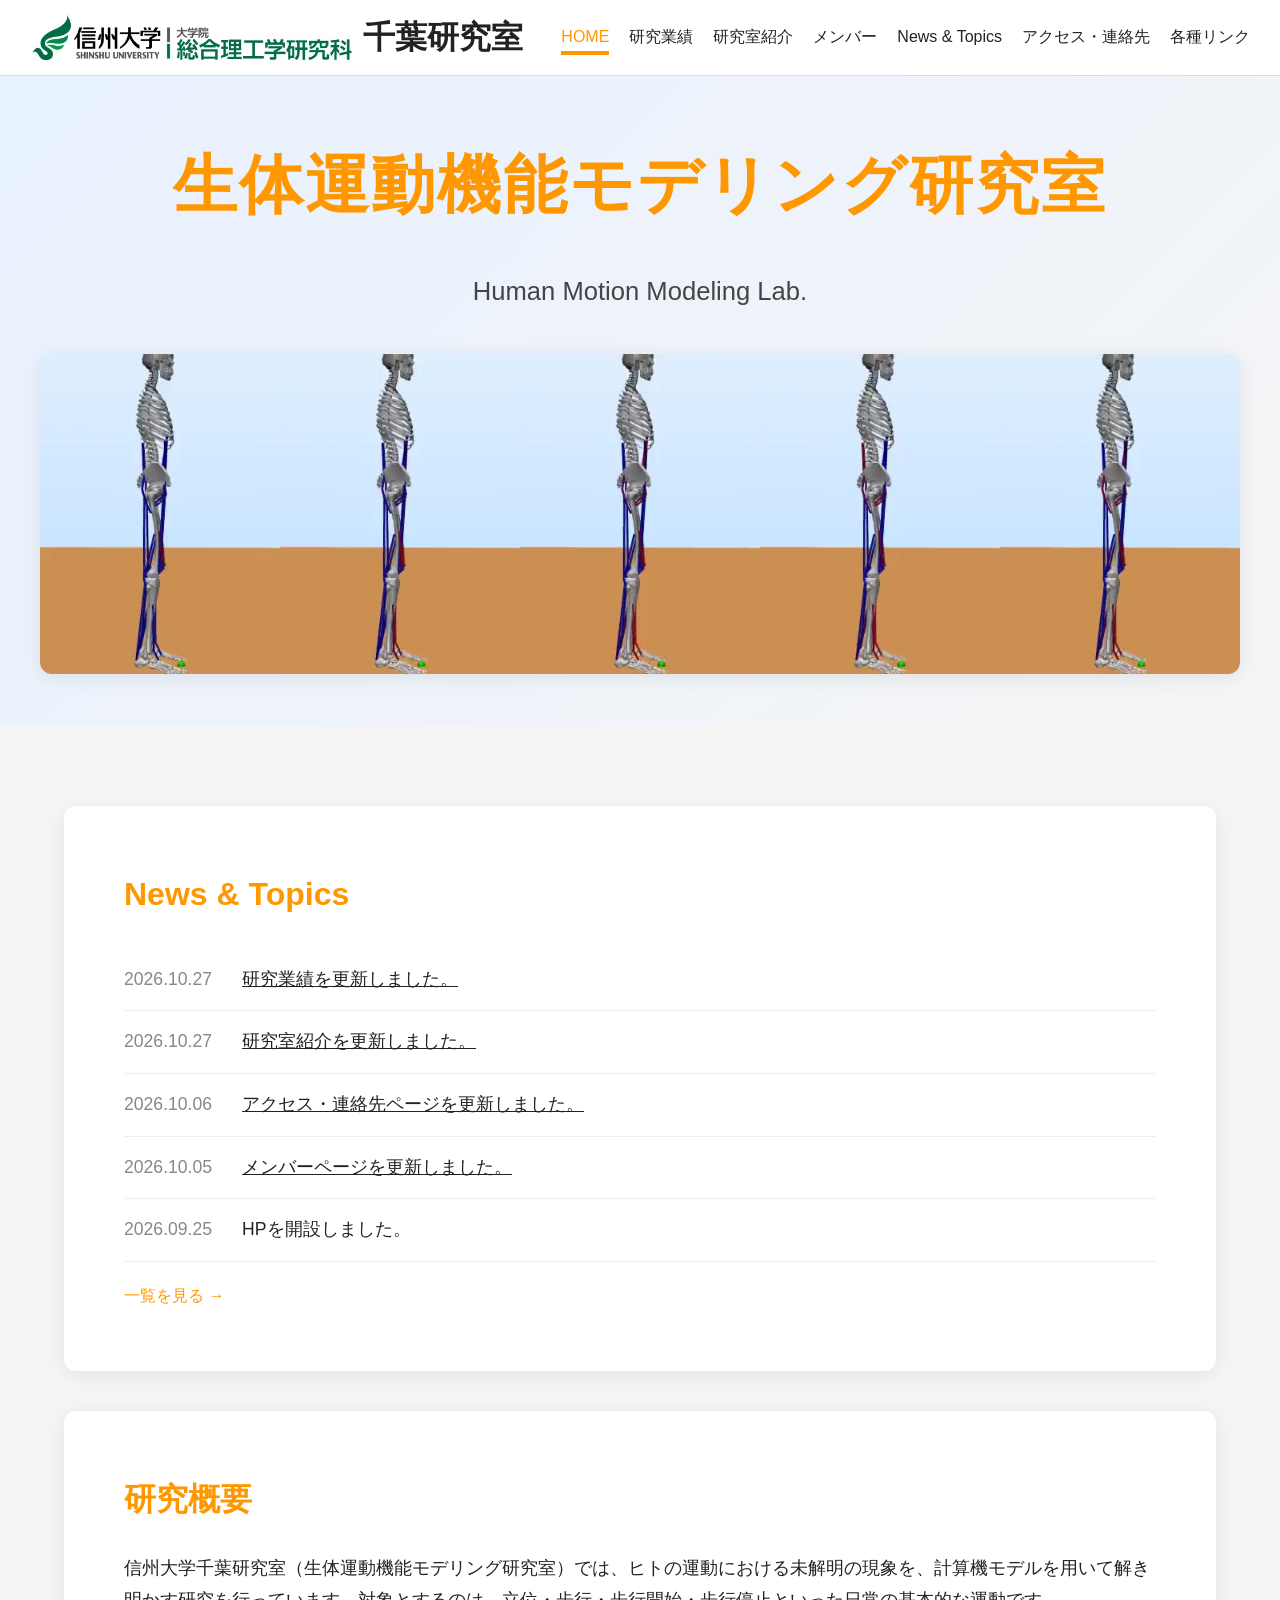
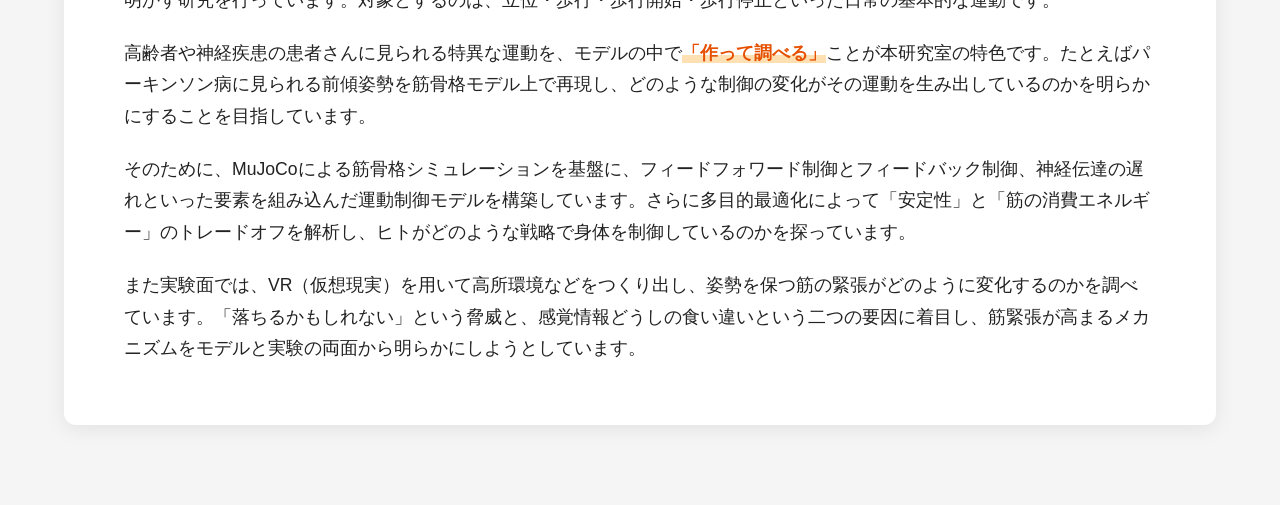
<file: index.html>
<!DOCTYPE html>
<html lang="ja">

<head>
  <meta charset="UTF-8">
  <meta name="viewport" content="width=device-width, initial-scale=1.0">

  <title>千葉研究室（生体運動機能モデリング研究室）| 信州大学</title>
  <meta name="description" content="信州大学 千葉研究室（生体運動機能モデリング研究室／Human Motion Modeling Lab.）の公式サイト。筋骨格シミュレーションと運動制御モデルを用いて、立位・歩行などヒトの運動の未解明の現象を解き明かす研究を行っています。">
  <link rel="canonical" href="https://shinshu-chibalab.github.io/">
  <meta name="google-site-verification" content="PugBvHlJSGjYyLivjtZ-lqljn_zSU-gIazMHOfo7AXs">

  <!-- SNS などで共有されたときの表示 -->
  <meta property="og:type" content="website">
  <meta property="og:site_name" content="千葉研究室（信州大学）">
  <meta property="og:title" content="千葉研究室（生体運動機能モデリング研究室）| 信州大学">
  <meta property="og:description" content="筋骨格シミュレーションと運動制御モデルを用いて、ヒトの運動の未解明の現象を解き明かす研究を行っています。">
  <meta property="og:url" content="https://shinshu-chibalab.github.io/">
  <meta property="og:image" content="https://shinshu-chibalab.github.io/videos/top-simulation.jpg">
  <meta property="og:locale" content="ja_JP">
  <meta name="twitter:card" content="summary_large_image">

  <!-- 検索エンジン向けの研究室情報 -->
  <script type="application/ld+json">
  {
    "@context": "https://schema.org",
    "@type": "ResearchOrganization",
    "name": "千葉研究室（生体運動機能モデリング研究室）",
    "alternateName": "Human Motion Modeling Lab.",
    "url": "https://shinshu-chibalab.github.io/",
    "parentOrganization": {
      "@type": "CollegeOrUniversity",
      "name": "信州大学",
      "url": "https://www.shinshu-u.ac.jp/"
    }
  }
  </script>

  <link rel="stylesheet" href="style.css">
  <script src="header.js" defer></script>
  <script src="news.js" defer></script>
</head>

<body>

  <div id="header"></div>

  <section class="hero">

    <div class="hero-content">

      <h1>生体運動機能モデリング研究室</h1>

      <p>
        Human Motion Modeling Lab.
      </p>

      <video
        class="hero-video"
        src="videos/top-simulation.mp4"
        poster="videos/top-simulation.jpg"
        autoplay muted loop playsinline
        aria-label="筋骨格モデルによる前かがみ動作のシミュレーション">
      </video>

      <script>
        // OS で「動きを減らす」設定にしている閲覧者には自動再生しない
        if (window.matchMedia("(prefers-reduced-motion: reduce)").matches) {
          document.querySelector(".hero-video").pause();
        }
      </script>

    </div>

  </section>

  <main>

    <section class="card">

      <h2>News &amp; Topics</h2>

      <ul class="news-list" data-limit="5"></ul>

      <a href="news.html" class="more-link">一覧を見る</a>

    </section>

    <section class="card">

      <h2>研究概要</h2>

      <p>
        信州大学千葉研究室（生体運動機能モデリング研究室）では、ヒトの運動における未解明の現象を、計算機モデルを用いて解き明かす研究を行っています。対象とするのは、立位・歩行・歩行開始・歩行停止といった日常の基本的な運動です。
      </p>

      <p>
        高齢者や神経疾患の患者さんに見られる特異な運動を、モデルの中で<strong class="highlight">「作って調べる」</strong>ことが本研究室の特色です。たとえばパーキンソン病に見られる前傾姿勢を筋骨格モデル上で再現し、どのような制御の変化がその運動を生み出しているのかを明らかにすることを目指しています。
      </p>

      <p>
        そのために、MuJoCoによる筋骨格シミュレーションを基盤に、フィードフォワード制御とフィードバック制御、神経伝達の遅れといった要素を組み込んだ運動制御モデルを構築しています。さらに多目的最適化によって「安定性」と「筋の消費エネルギー」のトレードオフを解析し、ヒトがどのような戦略で身体を制御しているのかを探っています。
      </p>

      <p>
        また実験面では、VR（仮想現実）を用いて高所環境などをつくり出し、姿勢を保つ筋の緊張がどのように変化するのかを調べています。「落ちるかもしれない」という脅威と、感覚情報どうしの食い違いという二つの要因に着目し、筋緊張が高まるメカニズムをモデルと実験の両面から明らかにしようとしています。
      </p>

    </section>

  </main>

</body>
</html>
</file>
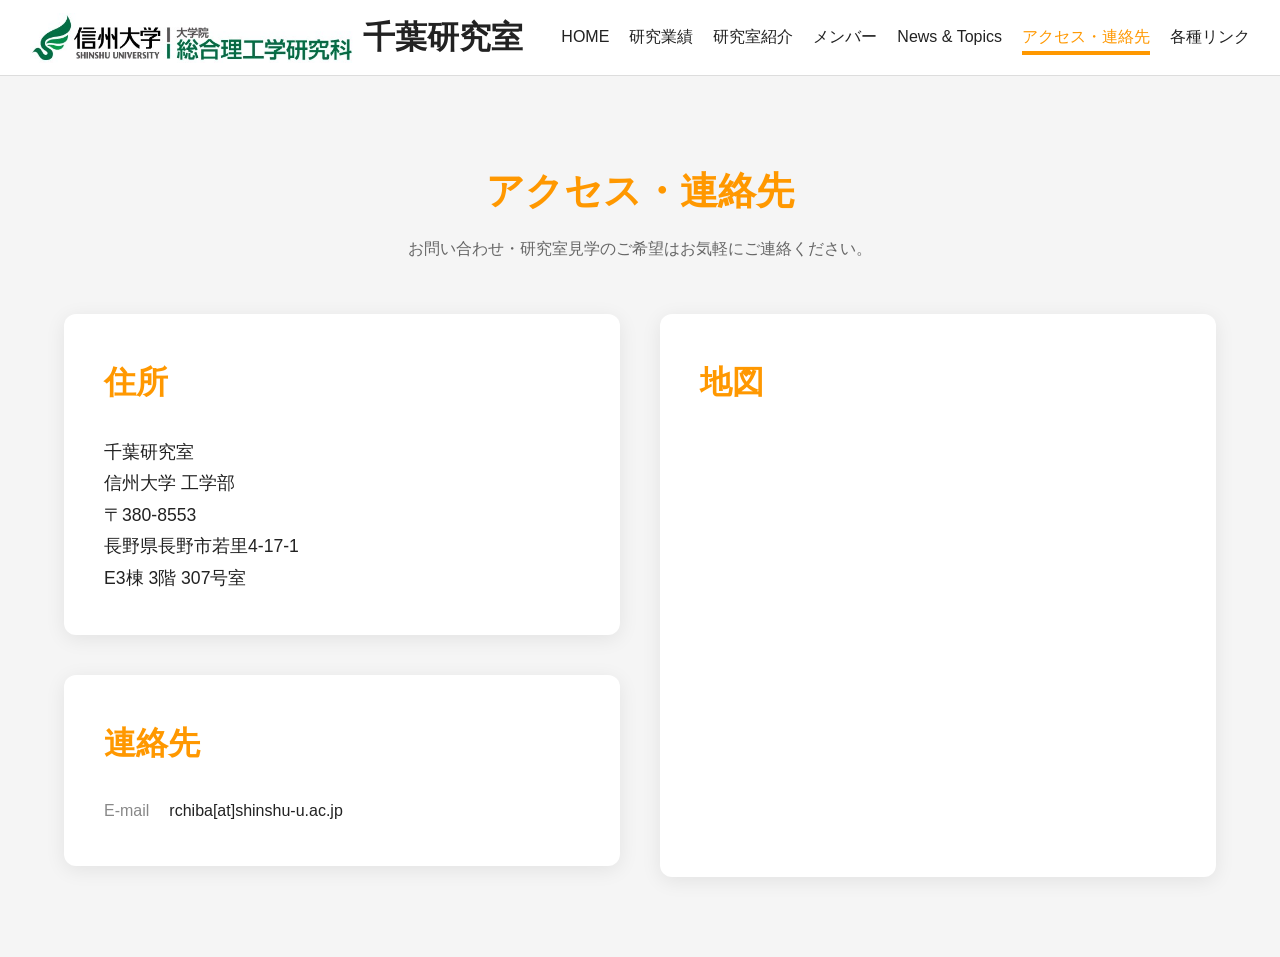
<file: contact.html>
<!DOCTYPE html>
<html lang="ja">

<head>
  <meta charset="UTF-8">
  <meta name="viewport" content="width=device-width, initial-scale=1.0">

  <title>アクセス・連絡先 | 千葉研究室（信州大学）</title>
  <link rel="canonical" href="https://shinshu-chibalab.github.io/contact.html">
  <meta name="description" content="信州大学 千葉研究室（生体運動機能モデリング研究室）へのアクセスと連絡先です。長野市若里の信州大学 工学部（長野キャンパス）E3棟にあります。研究室見学のご希望もお気軽にご連絡ください。">

  <link rel="stylesheet" href="style.css">
  <script src="header.js" defer></script>
  <script src="contact.js" defer></script>
</head>

<body>

  <div id="header"></div>
  <main class="contact-page">
    <h1>アクセス・連絡先</h1>
    <p class="contact-lead">お問い合わせ・研究室見学のご希望はお気軽にご連絡ください。</p>

    <div class="contact-grid">
      <div class="contact-col">
        <section id="contact-address" class="card"></section>
        <section id="contact-info" class="card"></section>
      </div>
      <div class="contact-col">
        <section id="contact-map" class="card"></section>
      </div>
    </div>
  </main>

</body>
</html>
</file>
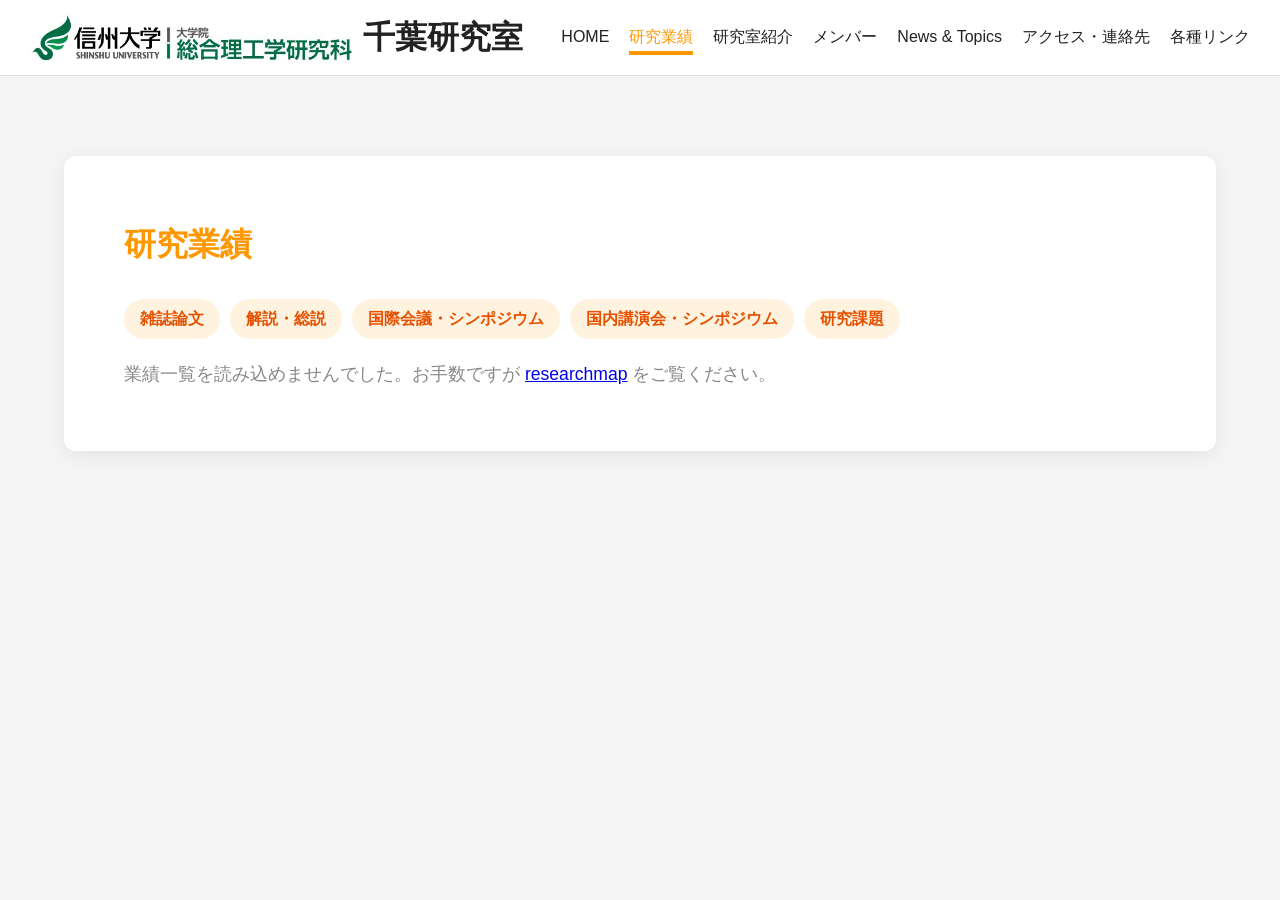
<file: gyouseki.html>
<!DOCTYPE html>
<html lang="ja">

<head>
  <meta charset="UTF-8">
  <meta name="viewport" content="width=device-width, initial-scale=1.0">

  <title>研究業績 | 千葉研究室（信州大学）</title>
  <link rel="canonical" href="https://shinshu-chibalab.github.io/gyouseki.html">
  <meta name="description" content="信州大学 千葉研究室（生体運動機能モデリング研究室）の研究業績。雑誌論文、解説・総説、国際会議・シンポジウム、国内講演会・シンポジウムでの発表、科研費などの研究課題の一覧です。">

  <link rel="stylesheet" href="style.css">
  <script src="header.js" defer></script>
  <script src="gyouseki-overrides.js" defer></script>
  <script src="gyouseki.js" defer></script>
</head>

<body>

  <div id="header"></div>

  <main>

    <section class="card">

      <h2>研究業績</h2>

      <nav class="pub-toc" aria-label="業績の種類">
        <a href="#journal">雑誌論文</a>
        <a href="#review">解説・総説</a>
        <a href="#intl">国際会議・シンポジウム</a>
        <a href="#domestic">国内講演会・シンポジウム</a>
        <a href="#projects">研究課題</a>
      </nav>

      <p id="pub-status" class="pub-status">読み込み中…</p>

      <noscript>
        <p>業績一覧の表示には JavaScript が必要です。<a href="https://researchmap.jp/ryosuke_chiba">researchmap</a> をご覧ください。</p>
      </noscript>

    </section>

    <section class="card pub-section" id="journal" hidden>
      <h2>雑誌論文 <span class="pub-count"></span></h2>
      <ol class="pub-list"></ol>
    </section>

    <section class="card pub-section" id="review" hidden>
      <h2>解説・総説 <span class="pub-count"></span></h2>
      <ol class="pub-list"></ol>
    </section>

    <section class="card pub-section" id="intl" hidden>
      <h2>国際会議・シンポジウム <span class="pub-count"></span></h2>
      <ol class="pub-list"></ol>
    </section>

    <section class="card pub-section" id="domestic" hidden>
      <h2>国内講演会・シンポジウム <span class="pub-count"></span></h2>
      <div class="pub-years"></div>
    </section>

    <section class="card pub-section" id="projects" hidden>
      <h2>研究課題 <span class="pub-count"></span></h2>
      <ol class="pub-list"></ol>
    </section>

  </main>

</body>
</html>
</file>
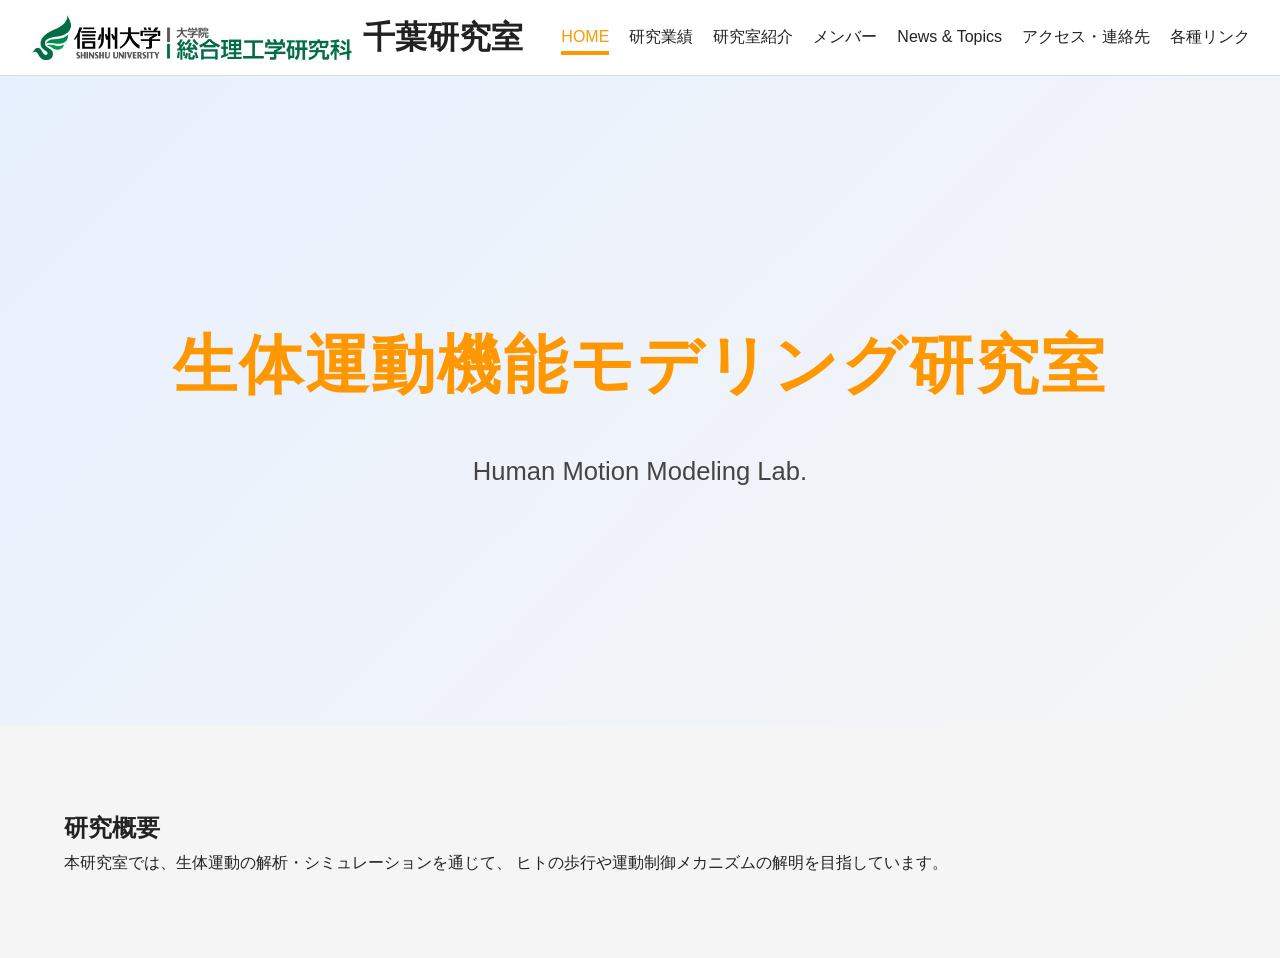
<file: home.html>
<!DOCTYPE html>
<html lang="ja">

<body>

<!DOCTYPE html>
<html lang="ja">

<head>
  <meta charset="UTF-8">
  <meta name="viewport" content="width=device-width, initial-scale=1.0">

  <title>HOME</title>

  <link rel="stylesheet" href="style.css">
</head>

<body>

  <!-- ヘッダー読み込み -->
  <div id="header"></div>

  <script>
    fetch("header.html")
      .then(response => response.text())
      .then(data => {

        document.getElementById("header").innerHTML = data;

        // 現在ページ取得
        const currentPage =
          window.location.pathname.split("/").pop();

        // active付与
        if(currentPage === "home.html"){
          document
            .getElementById("nav-home")
            .classList.add("active");
        }

        if(currentPage === "introduction.html"){
          document
            .getElementById("nav-introduction")
            .classList.add("active");
        }

        if(currentPage === "news.html"){
          document
            .getElementById("nav-news")
            .classList.add("active");
        }

        if(currentPage === "contact.html"){
          document
            .getElementById("nav-contact")
            .classList.add("active");
        }

      });
  </script>

  <!-- =========================
       Hero Section
  ========================== -->
  <section class="hero">

    <div class="hero-content">

      <h1>生体運動機能モデリング研究室</h1>

      <p>
        Human Motion Modeling Lab.
      </p>

    </div>

  </section>
  <main>

    <section class="about">

      <h2>研究概要</h2>

      <p>
        本研究室では、生体運動の解析・シミュレーションを通じて、
        ヒトの歩行や運動制御メカニズムの解明を目指しています。
      </p>

    </section>

  </main>

</body>
</html>
</file>
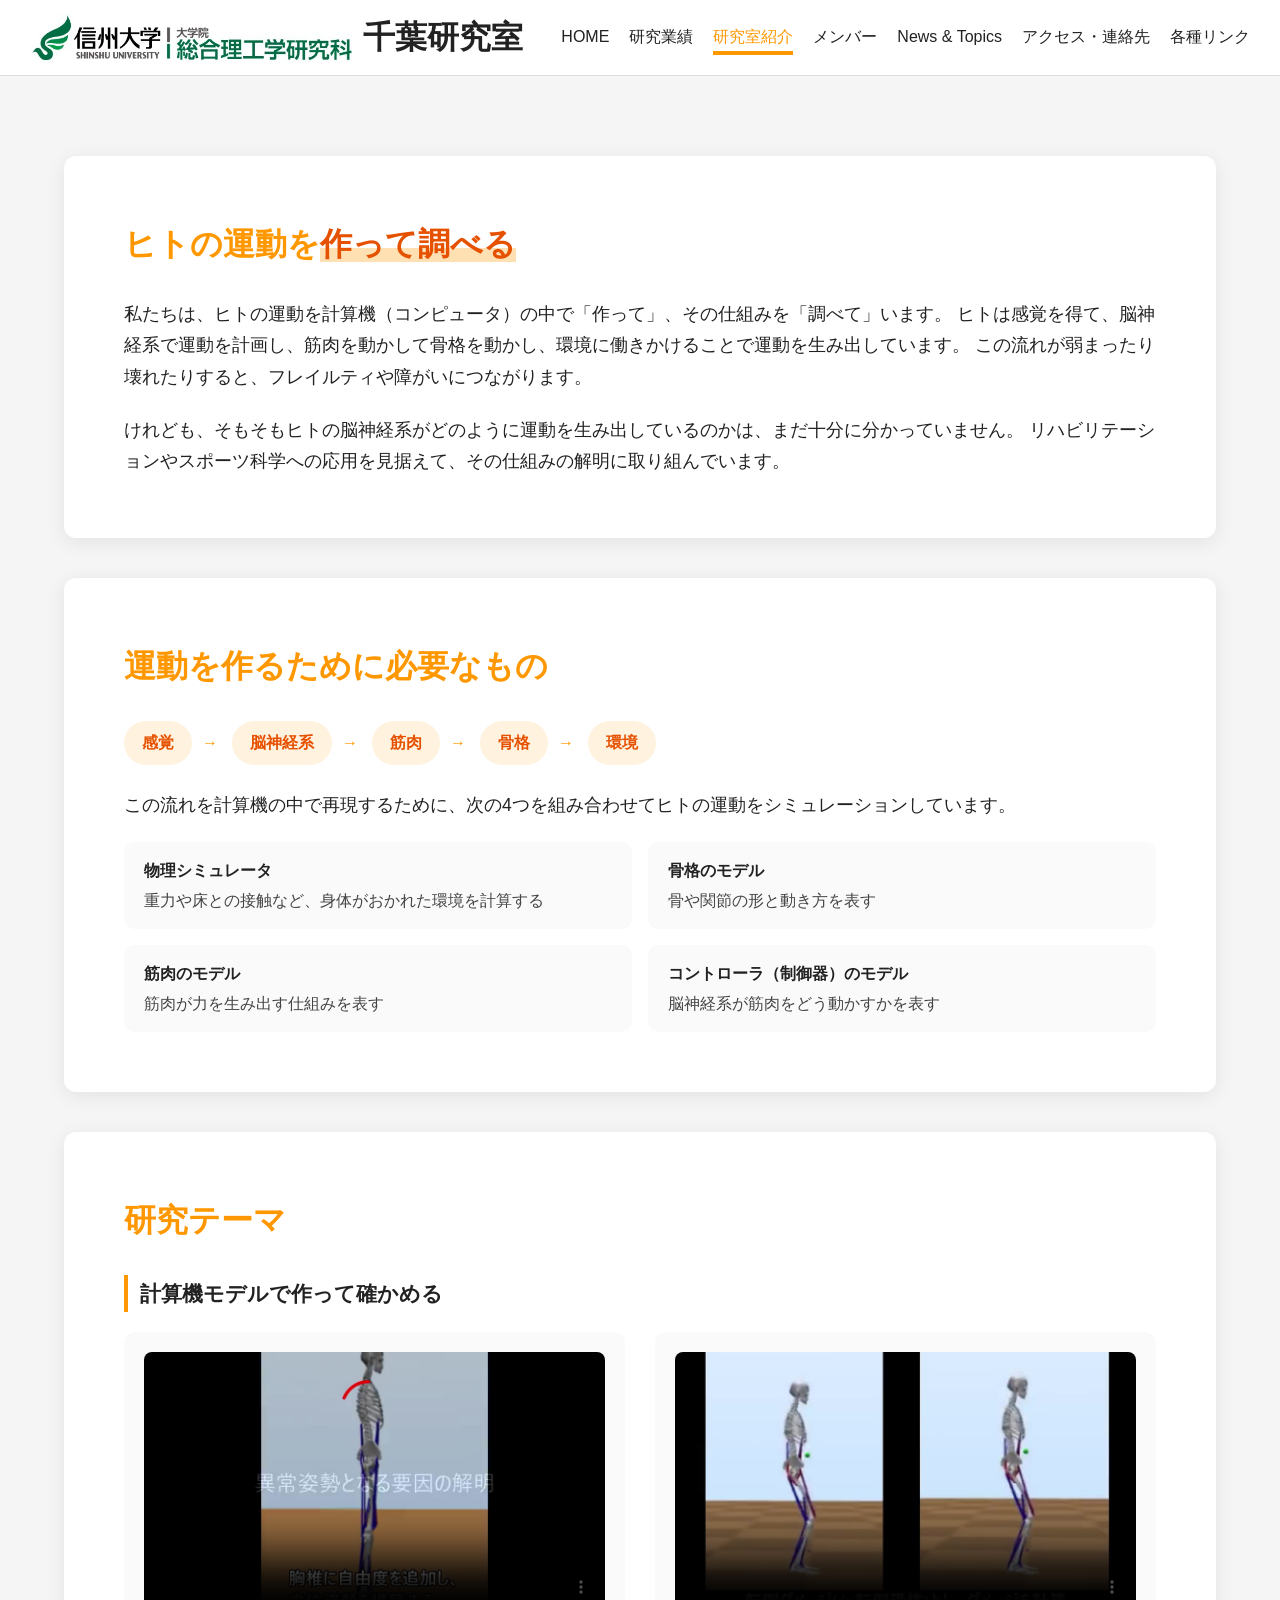
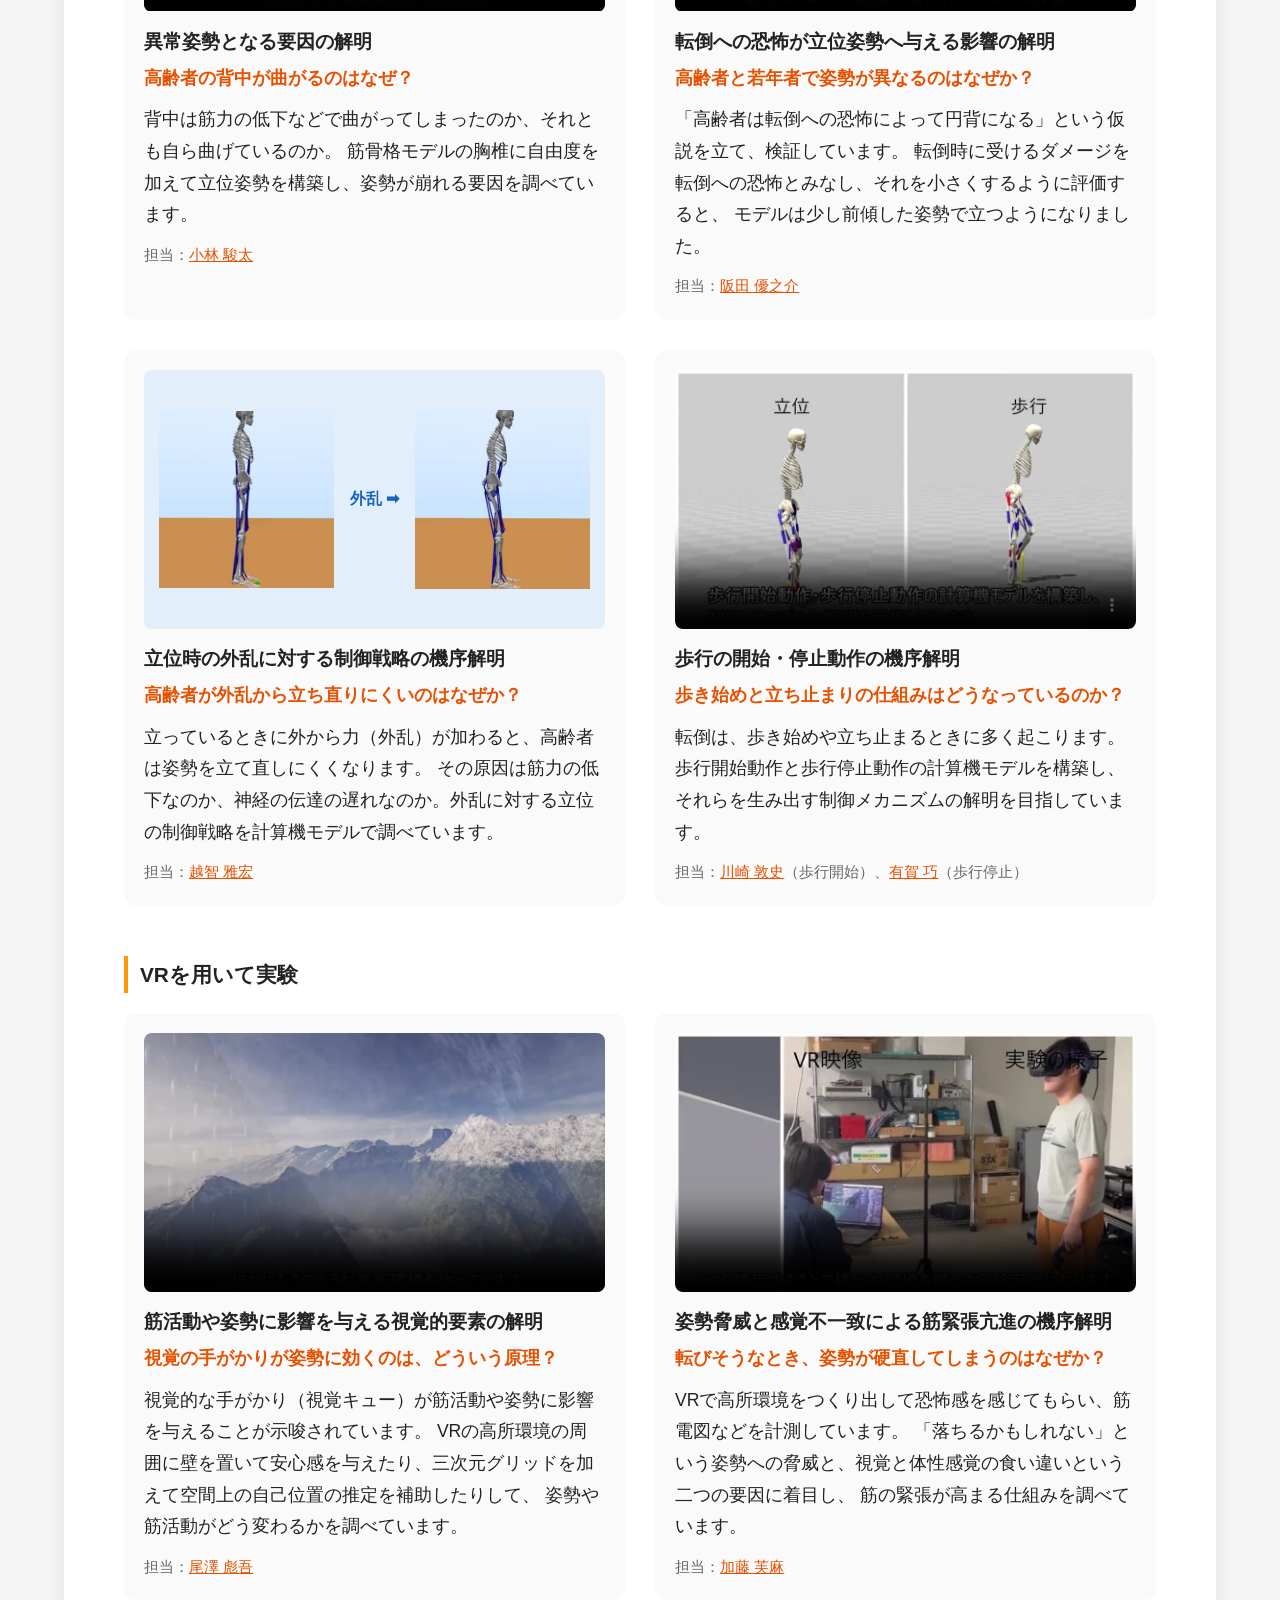
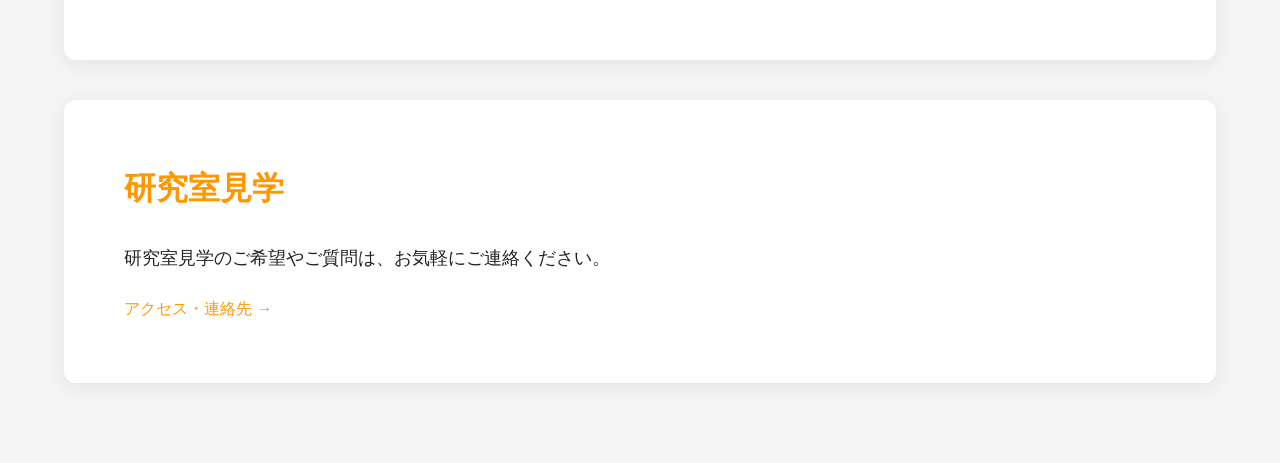
<file: introduction.html>
<!DOCTYPE html>
<html lang="ja">

<head>
  <meta charset="UTF-8">
  <meta name="viewport" content="width=device-width, initial-scale=1.0">

  <title>研究室紹介 | 千葉研究室（信州大学）</title>
  <link rel="canonical" href="https://shinshu-chibalab.github.io/introduction.html">
  <meta name="description" content="信州大学 千葉研究室（生体運動機能モデリング研究室）の研究紹介。筋骨格モデルによるシミュレーションとVRを用いた実験で、高齢者の姿勢や歩行の開始・停止、転倒への恐怖が姿勢に与える影響などを調べています。">

  <link rel="stylesheet" href="style.css">
  <script src="header.js" defer></script>
  <script src="introduction.js" defer></script>
</head>

<body>

  <div id="header"></div>

  <main>

    <section class="card">

      <h2>ヒトの運動を<strong class="highlight">作って調べる</strong></h2>

      <p>
        私たちは、ヒトの運動を計算機（コンピュータ）の中で「作って」、その仕組みを「調べて」います。
        ヒトは感覚を得て、脳神経系で運動を計画し、筋肉を動かして骨格を動かし、環境に働きかけることで運動を生み出しています。
        この流れが弱まったり壊れたりすると、フレイルティや障がいにつながります。
      </p>

      <p>
        けれども、そもそもヒトの脳神経系がどのように運動を生み出しているのかは、まだ十分に分かっていません。
        リハビリテーションやスポーツ科学への応用を見据えて、その仕組みの解明に取り組んでいます。
      </p>

    </section>

    <section class="card">

      <h2>運動を作るために必要なもの</h2>

      <!-- 感覚から環境までの流れ -->
      <ol class="flow" aria-label="ヒトが運動を生み出す流れ">
        <li>感覚</li>
        <li>脳神経系</li>
        <li>筋肉</li>
        <li>骨格</li>
        <li>環境</li>
      </ol>

      <p>
        この流れを計算機の中で再現するために、次の4つを組み合わせてヒトの運動をシミュレーションしています。
      </p>

      <ul class="model-list">
        <li><span class="model-name">物理シミュレータ</span>重力や床との接触など、身体がおかれた環境を計算する</li>
        <li><span class="model-name">骨格のモデル</span>骨や関節の形と動き方を表す</li>
        <li><span class="model-name">筋肉のモデル</span>筋肉が力を生み出す仕組みを表す</li>
        <li><span class="model-name">コントローラ（制御器）のモデル</span>脳神経系が筋肉をどう動かすかを表す</li>
      </ul>

    </section>

    <section class="card">

      <h2>研究テーマ</h2>

      <h3 class="theme-group-heading">計算機モデルで作って確かめる</h3>

      <div class="theme-grid">

        <article class="theme-card">
          <video class="theme-media" src="videos/intro/posture.mp4" poster="videos/intro/posture.jpg"
                 muted loop playsinline preload="none"
                 aria-label="胸椎に自由度を加えた筋骨格モデルで構築した前かがみの立位姿勢"></video>
          <h4>異常姿勢となる要因の解明</h4>
          <p class="theme-question">高齢者の背中が曲がるのはなぜ？</p>
          <p>
            背中は筋力の低下などで曲がってしまったのか、それとも自ら曲げているのか。
            筋骨格モデルの胸椎に自由度を加えて立位姿勢を構築し、姿勢が崩れる要因を調べています。
          </p>
          <p class="theme-members">担当：<a href="members.html">小林 駿太</a></p>
        </article>

        <article class="theme-card">
          <video class="theme-media" src="videos/intro/fear.mp4" poster="videos/intro/fear.jpg"
                 muted loop playsinline preload="none"
                 aria-label="転倒ダメージを評価しない場合と評価する場合の立位姿勢の比較"></video>
          <h4>転倒への恐怖が立位姿勢へ与える影響の解明</h4>
          <p class="theme-question">高齢者と若年者で姿勢が異なるのはなぜか？</p>
          <p>
            「高齢者は転倒への恐怖によって円背になる」という仮説を立て、検証しています。
            転倒時に受けるダメージを転倒への恐怖とみなし、それを小さくするように評価すると、
            モデルは少し前傾した姿勢で立つようになりました。
          </p>
          <p class="theme-members">担当：<a href="members.html">阪田 優之介</a></p>
        </article>

        <article class="theme-card">
          <figure class="theme-media theme-figure">
            <img src="images/intro/disturbance-before.jpg" alt="外乱を受ける前の立位姿勢" loading="lazy">
            <span class="theme-figure-arrow">外乱</span>
            <img src="images/intro/disturbance-after.jpg" alt="外乱を受けた後の立位姿勢" loading="lazy">
          </figure>
          <h4>立位時の外乱に対する制御戦略の機序解明</h4>
          <p class="theme-question">高齢者が外乱から立ち直りにくいのはなぜか？</p>
          <p>
            立っているときに外から力（外乱）が加わると、高齢者は姿勢を立て直しにくくなります。
            その原因は筋力の低下なのか、神経の伝達の遅れなのか。外乱に対する立位の制御戦略を計算機モデルで調べています。
          </p>
          <p class="theme-members">担当：<a href="members.html">越智 雅宏</a></p>
        </article>

        <article class="theme-card">
          <video class="theme-media" src="videos/intro/gait.mp4" poster="videos/intro/gait.jpg"
                 muted loop playsinline preload="none"
                 aria-label="筋骨格モデルで構築した歩行開始動作と歩行停止動作"></video>
          <h4>歩行の開始・停止動作の機序解明</h4>
          <p class="theme-question">歩き始めと立ち止まりの仕組みはどうなっているのか？</p>
          <p>
            転倒は、歩き始めや立ち止まるときに多く起こります。
            歩行開始動作と歩行停止動作の計算機モデルを構築し、それらを生み出す制御メカニズムの解明を目指しています。
          </p>
          <p class="theme-members">担当：<a href="members.html">川崎 敦史</a>（歩行開始）、<a href="members.html">有賀 巧</a>（歩行停止）</p>
        </article>

      </div>

      <h3 class="theme-group-heading">VRを用いて実験</h3>

      <div class="theme-grid">

        <article class="theme-card">
          <video class="theme-media" src="videos/intro/visual-cue.mp4" poster="videos/intro/visual-cue.jpg"
                 muted loop playsinline preload="none"
                 aria-label="VRの高所環境に壁や三次元グリッドを加えた様子"></video>
          <h4>筋活動や姿勢に影響を与える視覚的要素の解明</h4>
          <p class="theme-question">視覚の手がかりが姿勢に効くのは、どういう原理？</p>
          <p>
            視覚的な手がかり（視覚キュー）が筋活動や姿勢に影響を与えることが示唆されています。
            VRの高所環境の周囲に壁を置いて安心感を与えたり、三次元グリッドを加えて空間上の自己位置の推定を補助したりして、
            姿勢や筋活動がどう変わるかを調べています。
          </p>
          <p class="theme-members">担当：<a href="members.html">尾澤 彪吾</a></p>
        </article>

        <article class="theme-card">
          <video class="theme-media" src="videos/intro/height.mp4" poster="videos/intro/height.jpg"
                 muted loop playsinline preload="none"
                 aria-label="VRゴーグルを着けた実験の様子と、VRで構築した高所環境"></video>
          <h4>姿勢脅威と感覚不一致による筋緊張亢進の機序解明</h4>
          <p class="theme-question">転びそうなとき、姿勢が硬直してしまうのはなぜか？</p>
          <p>
            VRで高所環境をつくり出して恐怖感を感じてもらい、筋電図などを計測しています。
            「落ちるかもしれない」という姿勢への脅威と、視覚と体性感覚の食い違いという二つの要因に着目し、
            筋の緊張が高まる仕組みを調べています。
          </p>
          <p class="theme-members">担当：<a href="members.html">加藤 芙麻</a></p>
        </article>

      </div>

    </section>

    <section class="card">

      <h2>研究室見学</h2>

      <p>
        研究室見学のご希望やご質問は、お気軽にご連絡ください。
      </p>

      <a href="contact.html" class="more-link">アクセス・連絡先</a>

    </section>

  </main>

</body>
</html>
</file>
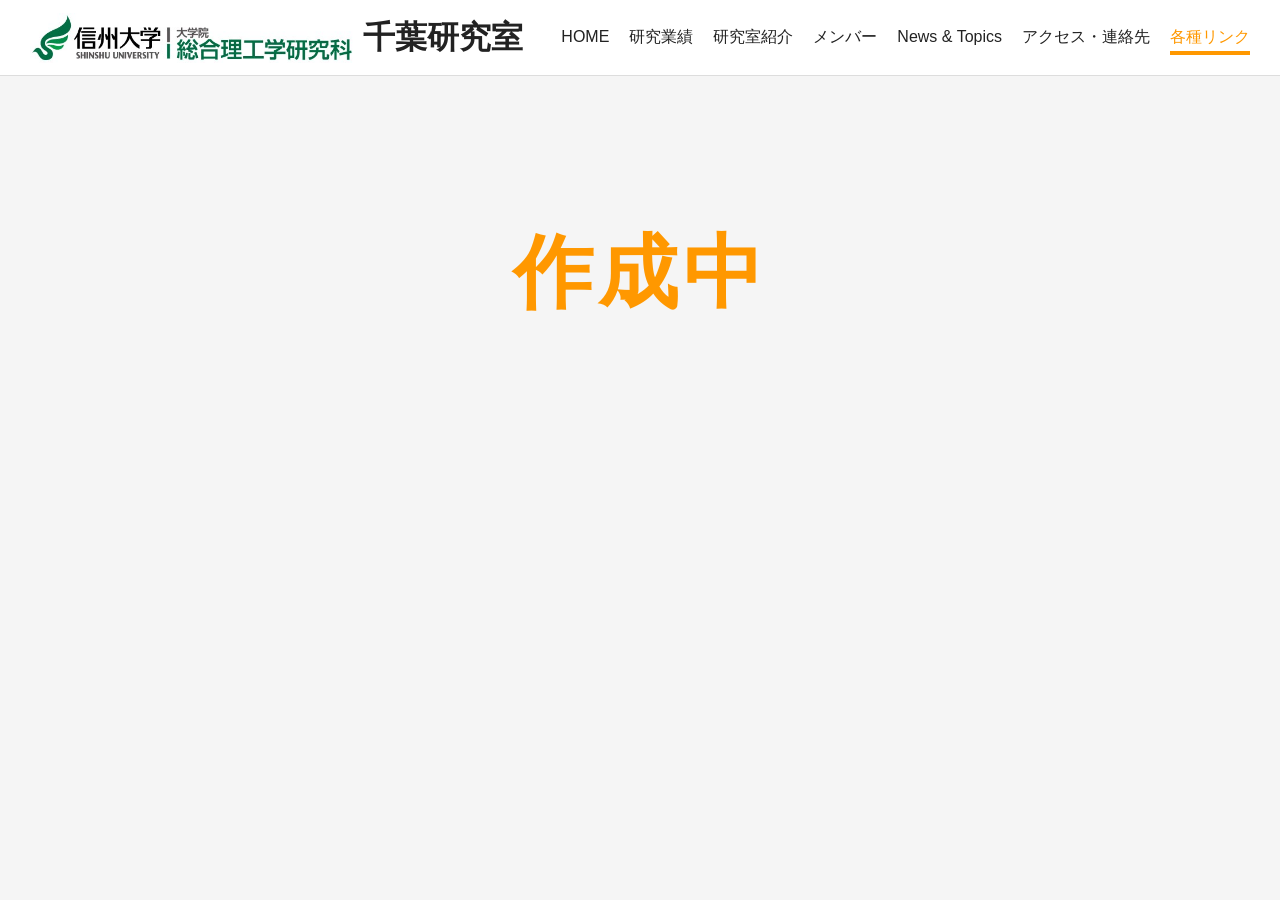
<file: link.html>
<!DOCTYPE html>
<html lang="ja">

<head>
  <meta charset="UTF-8">
  <meta name="viewport" content="width=device-width, initial-scale=1.0">

  <title>各種リンク | 千葉研究室（信州大学）</title>
  <link rel="canonical" href="https://shinshu-chibalab.github.io/link.html">

  <link rel="stylesheet" href="style.css">
  <script src="header.js" defer></script>
</head>

<body>

  <div id="header"></div>

  <div class="coming-soon">作成中</div>

</body>
</html>
</file>
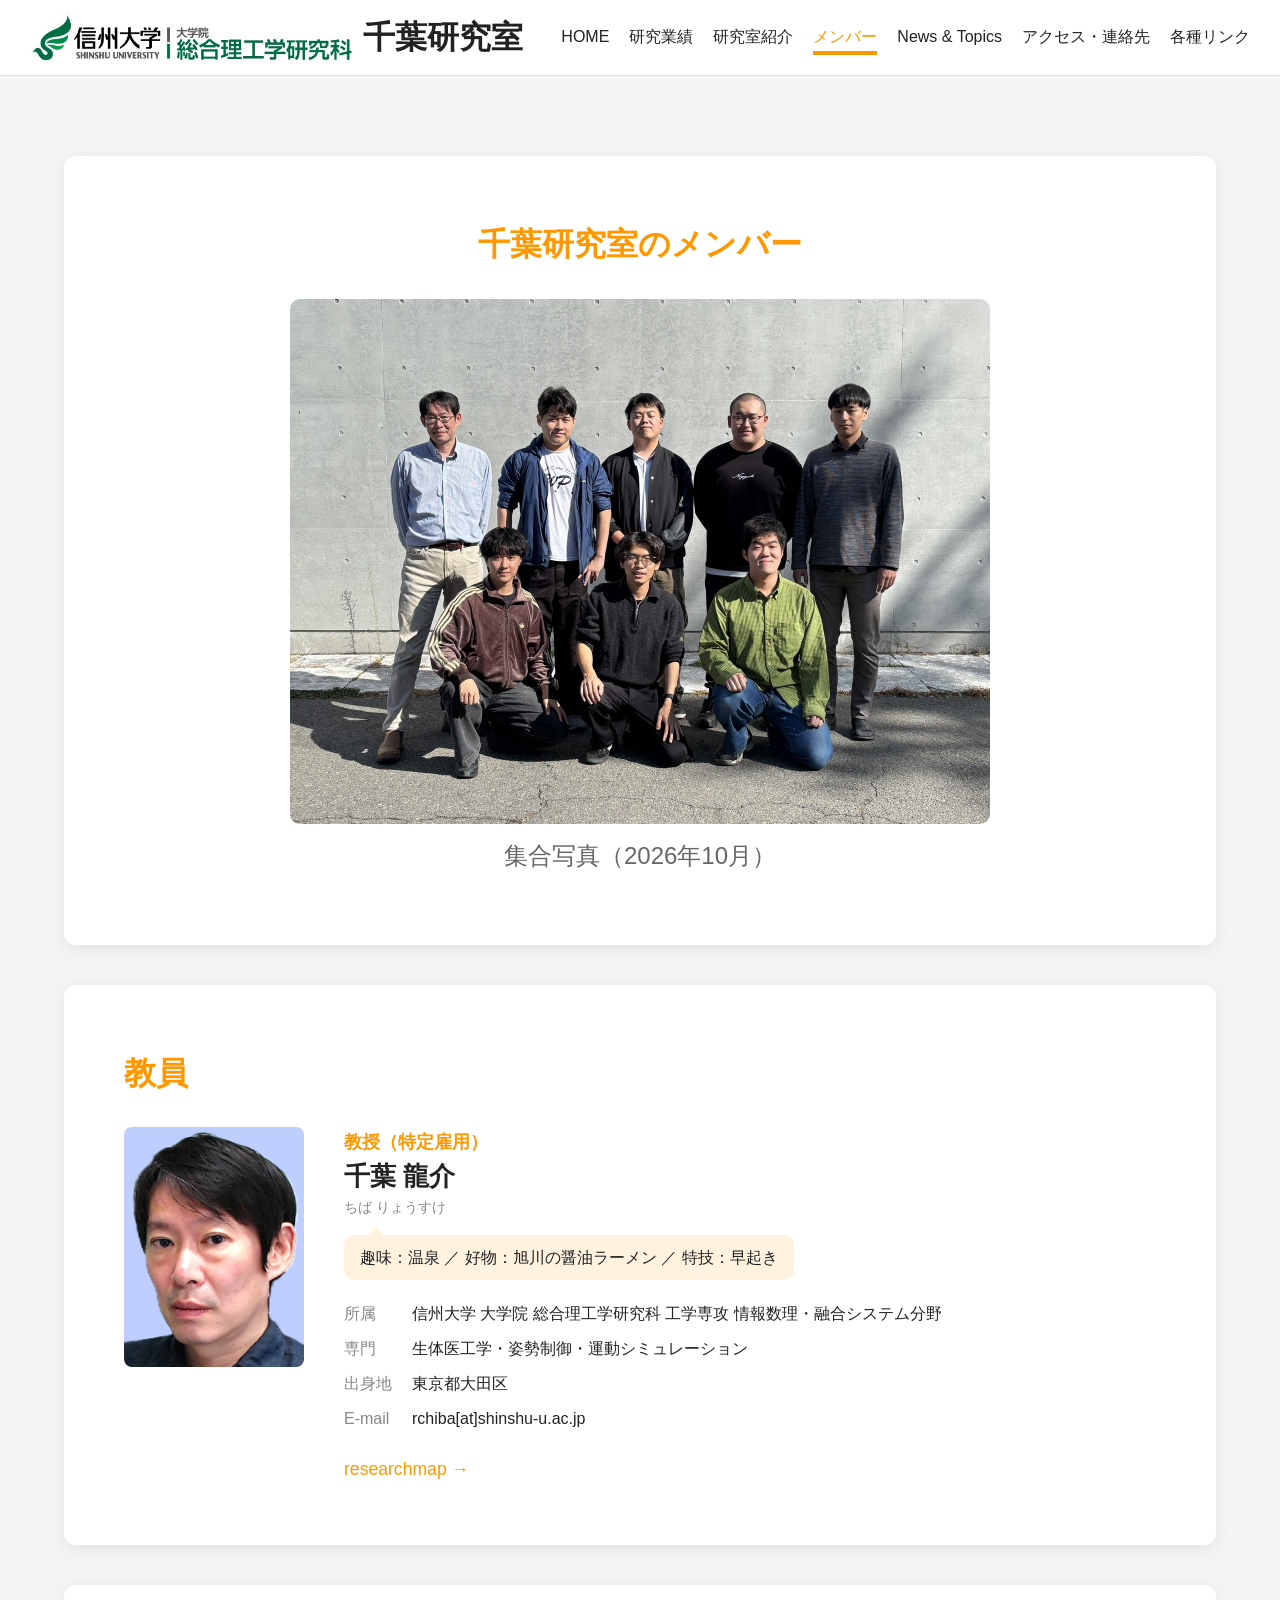
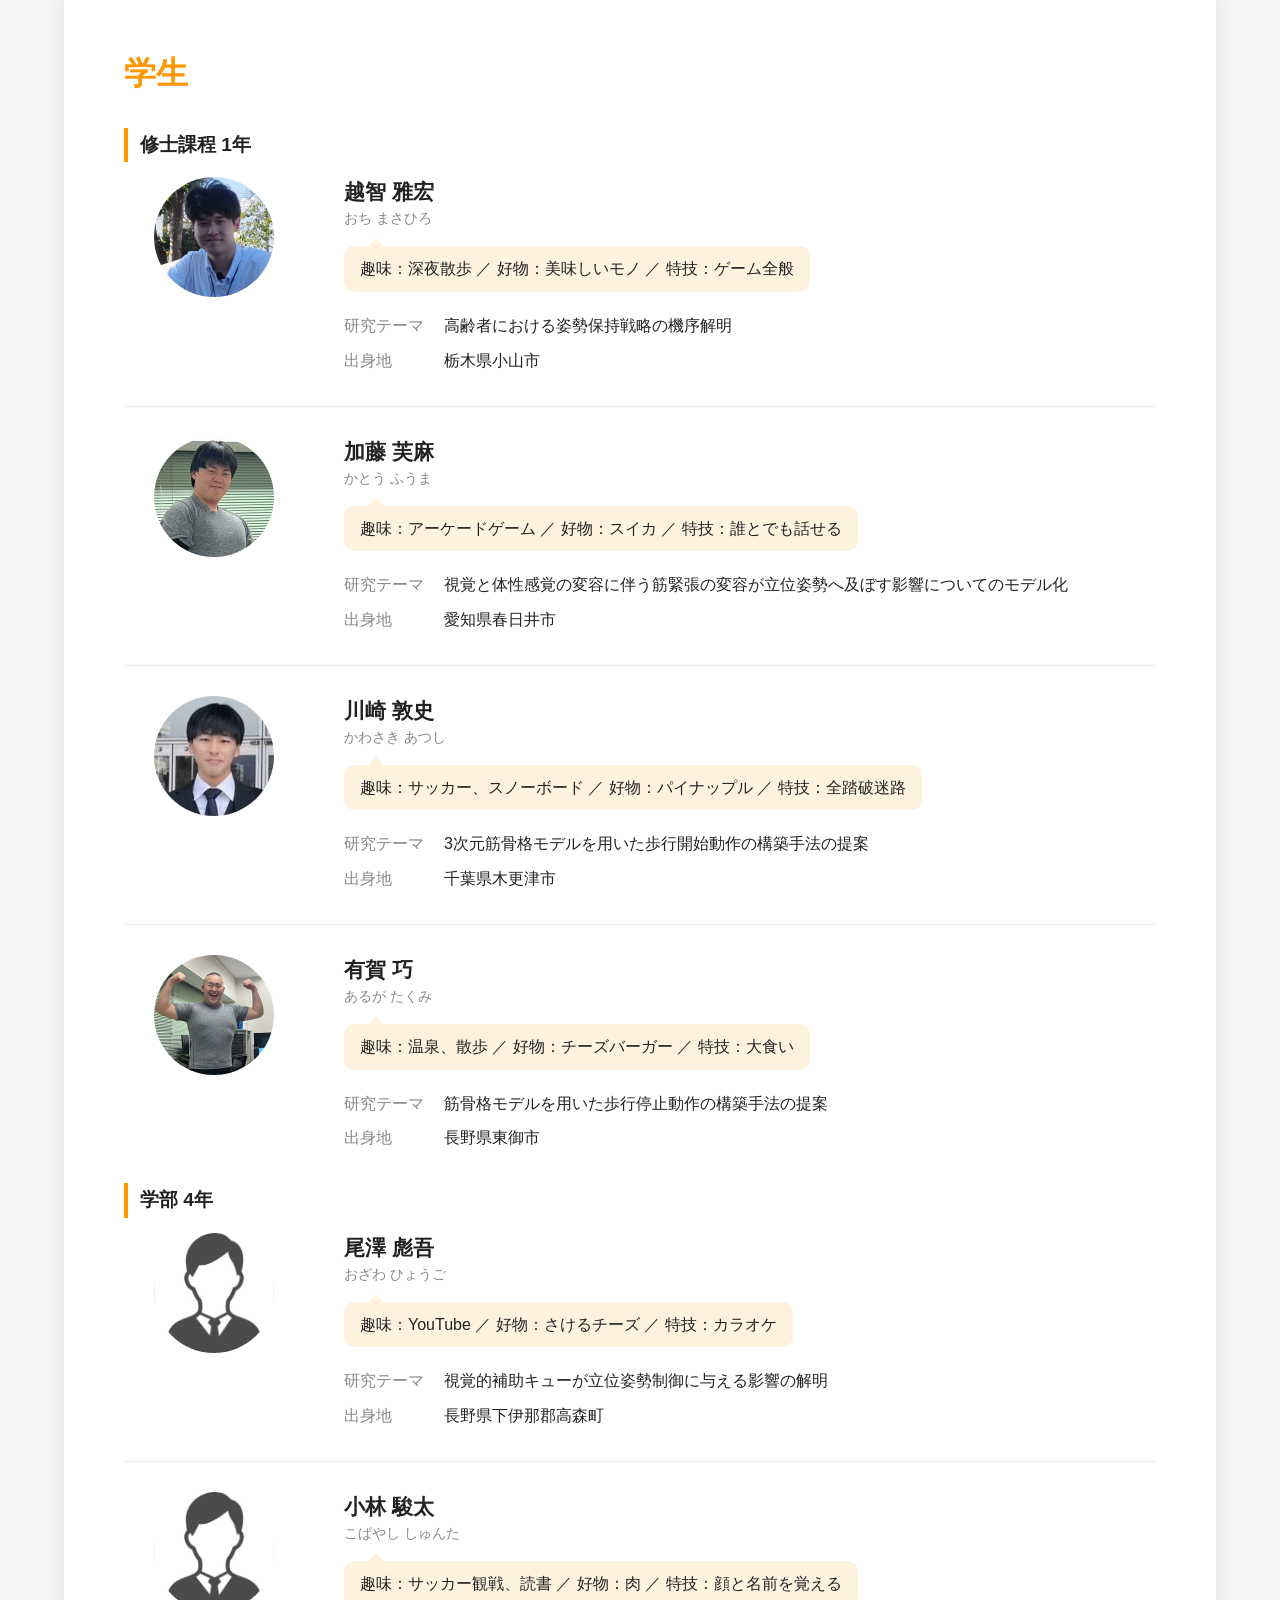
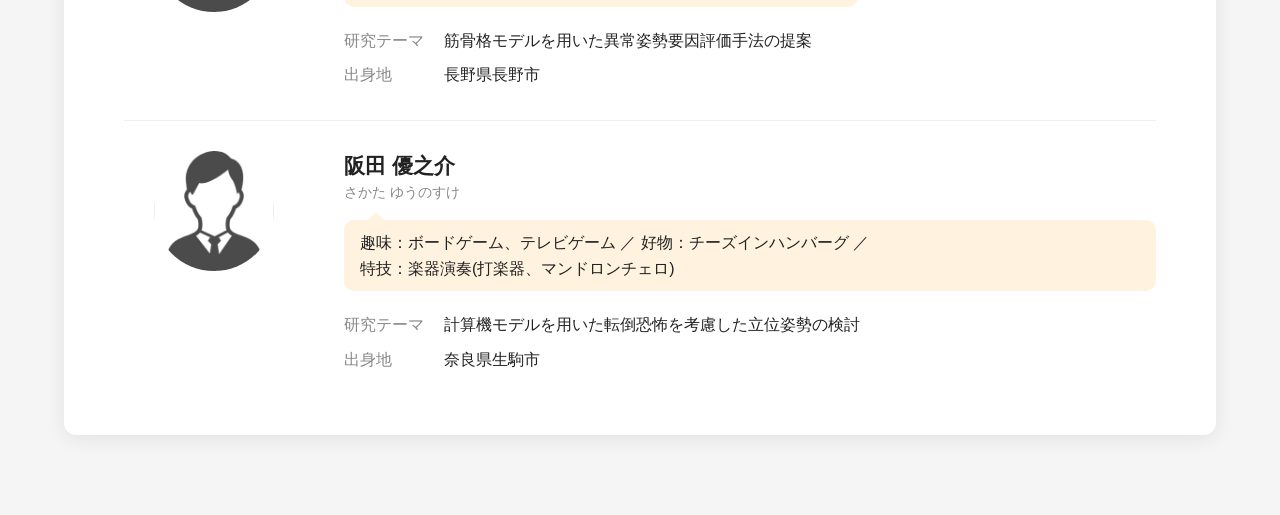
<file: members.html>
<!DOCTYPE html>
<html lang="ja">

<head>
  <meta charset="UTF-8">
  <meta name="viewport" content="width=device-width, initial-scale=1.0">

  <title>メンバー | 千葉研究室（信州大学）</title>
  <link rel="canonical" href="https://shinshu-chibalab.github.io/members.html">
  <meta name="description" content="信州大学 千葉研究室（生体運動機能モデリング研究室）の教員・学生メンバーの紹介です。">

  <link rel="stylesheet" href="style.css">
  <script src="header.js" defer></script>
  <script src="members.js" defer></script>
</head>

<body>

  <div id="header"></div>

  <main>
    <section class="card group-photo-section">
      <h2>千葉研究室のメンバー</h2>
      <figure class="group-photo">
        <img src="images/photos/thumbs/group_photo.jpg" width="1400" height="1050" alt="千葉研究室の集合写真（2026年10月）" loading="eager">
        <figcaption>集合写真（2026年10月）</figcaption>
      </figure>
    </section>

    <section class="card">

      <h2>教員</h2>

      <div id="faculty-list"></div>

    </section>

    <section class="card" id="student-section">

      <h2>学生</h2>

      <div id="student-list"></div>

    </section>

  </main>

</body>
</html>
</file>
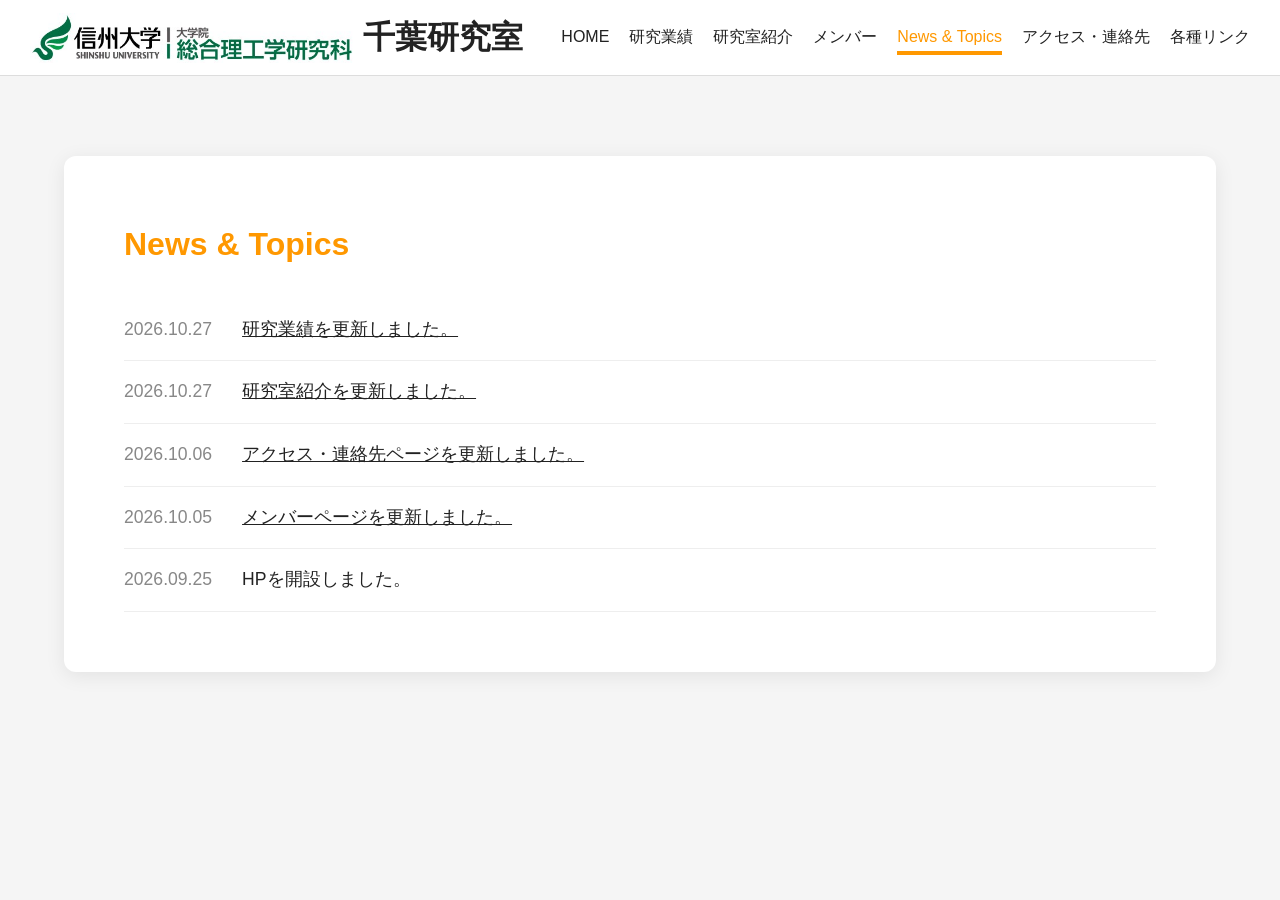
<file: news.html>
<!DOCTYPE html>
<html lang="ja">

<head>
  <meta charset="UTF-8">
  <meta name="viewport" content="width=device-width, initial-scale=1.0">

  <title>News &amp; Topics | 千葉研究室（信州大学）</title>
  <link rel="canonical" href="https://shinshu-chibalab.github.io/news.html">
  <meta name="description" content="信州大学 千葉研究室（生体運動機能モデリング研究室）のお知らせ・トピックス一覧です。">

  <link rel="stylesheet" href="style.css">
  <script src="header.js" defer></script>
  <script src="news.js" defer></script>
</head>

<body>

  <div id="header"></div>

  <main>

    <section class="card">

      <h2>News &amp; Topics</h2>

      <ul class="news-list"></ul>

    </section>

  </main>

</body>
</html>
</file>
<file: style.css>
*{
  margin:0;
  padding:0;
  box-sizing:border-box;
}

body{
  font-family:
    "Yu Gothic",
    "Hiragino Sans",
    sans-serif;

  background:#f5f5f5;
  color:#222;

  line-height:1.8;
}

/* ヘッダーはスクロールしても上部に残す */
#header{
  position:sticky;
  top:0;

  z-index:1000;
}

header{
  width:100%;

  background:white;

  border-bottom:1px solid #ddd;
}

.header-inner{
  width:100%;
  max-width:none;

  height:75px;

  padding:0 30px;

  display:flex;
  align-items:center;
  justify-content:space-between;
}


.logo{
  display:flex;
  align-items:center;
  gap:10px;

  font-size:2rem;
  font-weight:700;

  color:#222;
}

.logo-img {
  height: 50px;  
  width: auto;
}

.title-text {
  font-family: "Yu Gothic", serif;
  font-size: 32px;
  font-weight: bold;
}

nav ul{
  display:flex;
  align-items:center;

  gap:20px;

  list-style:none;
}

nav a{
  text-decoration:none;

  color:#222;

  font-size:1rem;
  font-weight:500;

  position:relative;

  transition:0.3s;
}


nav a:hover{
  color:#ff9800;
}

nav a.active{
  color:#ff9800;
}

nav a.active::after{
  content:"";

  position:absolute;

  left:0;
  bottom:-10px;

  width:100%;
  height:4px;

  background:#ff9800;
}

.hero{
  width:100%;
  min-height:650px;

  background:
    linear-gradient(
      135deg,
      #e8f1ff,
      #f5f5f5
    );

  display:flex;
  align-items:center;
  justify-content:center;

  text-align:center;

  padding:40px;
}

.hero-content h1{
  font-size:4rem;

  color:#ff9800;

  margin-bottom:25px;

  letter-spacing:2px;
}

.hero-content p{
  font-size:1.6rem;

  color:#444;
}

.hero-video{
  display:block;

  width:100%;
  max-width:1200px;
  aspect-ratio:1500 / 400;

  margin:40px auto 0;

  border-radius:12px;

  box-shadow:
    0 4px 20px rgba(0,0,0,0.08);
}

main{
  width:90%;
  max-width:1200px;

  margin:80px auto;
}

.card{
  background:white;

  padding:60px;

  border-radius:12px;

  box-shadow:
    0 4px 20px rgba(0,0,0,0.08);
}

.card + .card{
  margin-top:40px;
}

.card h2{
  font-size:2rem;

  margin-bottom:25px;

  color:#ff9800;
}

.card p{
  font-size:1.1rem;
}

.card p + p{
  margin-top:1.2em;
}

/* 本文中で特に強調したい語句（オレンジの蛍光ペン風） */
.highlight{
  color:#e65100;

  background:linear-gradient(transparent 60%, #ffe0b2 60%);
}

.news-list{
  list-style:none;
}

.news-list li{
  display:flex;
  gap:30px;

  padding:15px 0;

  border-bottom:1px solid #eee;

  font-size:1.1rem;
}

.news-list time{
  flex-shrink:0;

  color:#888;
}

.news-list a{
  color:#222;
}

.news-list a:hover{
  color:#ff9800;
}

.more-link{
  display:inline-block;

  margin-top:20px;

  color:#ff9800;
  font-weight:500;

  text-decoration:none;
}

.more-link::after{
  content:" →";
}

.more-link:hover{
  text-decoration:underline;
}

/* ---------- メンバーページ ---------- */

/* 教員・学生共通：左に写真、右に情報 */
.member-card{
  display:flex;
  gap:40px;
  align-items:flex-start;
}

.member-info{
  flex:1;
  min-width:0;
}

.faculty-photo{
  flex-shrink:0;

  width:180px;
  aspect-ratio:3 / 4;

  object-fit:cover;
  object-position:top;

  border-radius:8px;
}

.member-title{
  color:#ff9800;
  font-weight:700;
}

.member-name{
  font-size:1.6rem;
  line-height:1.4;
}

.card .member-kana{
  color:#888;
  font-size:0.9rem;
}

.member-details{
  display:grid;
  grid-template-columns:auto 1fr;
  gap:6px 20px;

  margin-top:20px;
}

.member-details dt{
  color:#888;
}

.faculty-links{
  display:flex;
  flex-wrap:wrap;
  gap:20px;
}

.grade-heading{
  margin:30px 0 15px;
  padding-left:12px;

  border-left:4px solid #ff9800;

  font-size:1.2rem;
}

.grade-heading:first-child{
  margin-top:0;
}

/* 同じ学年の学生どうしは区切り線を入れる */
.student-card + .student-card{
  margin-top:30px;
  padding-top:30px;

  border-top:1px solid #eee;
}

.student-card .member-name{
  font-size:1.3rem;
}

.student-photo{
  flex-shrink:0;

  width:120px;
  height:120px;

  margin:0 30px;

  border-radius:50%;

  object-fit:cover;
  object-position:top;
}

/* 写真がない人は氏名の頭文字を表示 */
.avatar-initial{
  display:flex;
  align-items:center;
  justify-content:center;

  background:#ffe0b2;
  color:#e65100;

  font-size:2.5rem;
  font-weight:700;
}

.faculty-photo.avatar-initial{
  font-size:4rem;
}

/* 個性を示すひとこと（吹き出し風） */
.card .member-message{
  position:relative;

  margin-top:14px;
  padding:10px 16px;

  background:#fff3e0;
  border-radius:10px;

  font-size:1rem;
  line-height:1.6;
}

.card .member-message::before{
  content:"";

  position:absolute;
  top:-8px;
  left:24px;

  border:8px solid transparent;
  border-top:0;
  border-bottom-color:#fff3e0;
}

.message-item{
  display:inline-block;
}

.member-info .member-message{
  width:fit-content;
}

@media(max-width:1000px){

  /* 狭い画面ではヘッダーが高くなるので固定しない */
  #header{
    position:static;
  }

  .header-inner{
    flex-direction:column;

    height:auto;

    padding:20px 16px;
  }

  .logo-img{
    height:36px;
  }

  .title-text{
    font-size:22px;
    white-space:nowrap;
  }

  nav ul{
    margin-top:15px;

    gap:20px;

    flex-wrap:wrap;

    justify-content:center;
  }

  .hero{
    padding:40px 16px;
  }

  .hero-content h1{
    font-size:2.3rem;
  }

  .hero-content p{
    font-size:1.2rem;
  }

  .card{
    padding:35px;
  }

  .news-list li{
    flex-direction:column;
    gap:0;
  }

  .member-card{
    flex-direction:column;
    align-items:center;
    gap:20px;
  }

  .member-info{
    width:100%;
  }

  .member-card .member-title,
  .member-card .member-name,
  .member-card .member-kana{
    text-align:center;
  }

  .student-photo{
    margin:0;
  }

  /* 狭い画面では項目名の下に内容を置く */
  .member-details{
    grid-template-columns:1fr;
    gap:0;
  }

  .member-details dd + dt{
    margin-top:10px;
  }
}

.coming-soon{ 
    margin-top:125px; 
    text-align:center; 
    font-size:5rem; 
    font-weight:700; 
    color:#ff9800; 
    letter-spacing:5px; 
}

/* contactページのcss */
.contact-page h1{
  font-size:2.4rem;
  text-align:center;
  color:#ff9800;
}

.contact-lead{
  margin:10px 0 50px;
  text-align:center;
  color:#666;
}

.contact-grid{
  display:grid;
  grid-template-columns:1fr 1fr;
  gap:40px;
  align-items:start;
}

.contact-col{
  display:flex;
  flex-direction:column;
  gap:40px;
}

.contact-col .card + .card{
  margin-top:0;
}

.contact-grid .card{
  padding:40px;
}

.contact-heading{
  font-size:1.5rem;
  margin-bottom:20px;
  color:#ff9800;
}

.contact-map-frame{
  display:block;
  width:100%;
  height:400px;
  border:0;
  border-radius:8px;
}

@media(max-width:1000px){
  .contact-grid{
    grid-template-columns:1fr;
  }
  .contact-grid .card{
    padding:30px;
  }
}

/* ---------- 研究室紹介ページ ---------- */

/* 感覚 → 脳神経系 → 筋肉 → 骨格 → 環境 の流れ */
.flow{
  display:flex;
  flex-wrap:wrap;
  align-items:center;
  gap:10px 40px;

  margin-bottom:25px;

  list-style:none;
}

.flow li{
  position:relative;

  padding:8px 18px;

  background:#fff3e0;
  border-radius:999px;

  color:#e65100;
  font-weight:700;
}

.flow li + li::before{
  content:"→";

  position:absolute;
  left:-30px;

  color:#ff9800;
}

.model-list{
  display:grid;
  grid-template-columns:repeat(2, 1fr);
  gap:16px;

  margin-top:20px;

  list-style:none;
}

.model-list li{
  padding:16px 20px;

  background:#fafafa;
  border-radius:10px;

  color:#444;
  line-height:1.6;
}

.model-name{
  display:block;

  margin-bottom:4px;

  color:#222;
  font-weight:700;
}

.theme-group-heading{
  margin:10px 0 20px;
  padding-left:12px;

  border-left:4px solid #ff9800;

  font-size:1.3rem;
}

.theme-grid + .theme-group-heading{
  margin-top:50px;
}

.theme-grid{
  display:grid;
  grid-template-columns:repeat(2, 1fr);
  gap:30px;
}

.theme-card{
  padding:20px;

  background:#fafafa;
  border-radius:12px;
}

.theme-card h4{
  margin-top:16px;

  font-size:1.2rem;
  line-height:1.5;
}

.theme-media{
  display:block;

  width:100%;
  aspect-ratio:16 / 9;

  object-fit:cover;

  background:#e0e0e0;
  border-radius:8px;
}

/* 動画のないテーマ用：外乱前後の2枚を矢印でつなぐ */
.theme-figure{
  display:flex;
  align-items:center;
  justify-content:center;
  gap:16px;

  margin:0;
  padding:12px;

  background:#e3eefb;
}

.theme-figure img{
  height:100%;
  max-width:40%;

  object-fit:contain;
}

.theme-figure-arrow{
  color:#1565c0;
  font-weight:700;
  white-space:nowrap;
}

.theme-figure-arrow::after{
  content:" ➡";
}

.card .theme-question{
  margin-top:6px;

  color:#e65100;
  font-weight:700;
}

.card .theme-card p + p{
  margin-top:10px;
}

.card .theme-members{
  color:#666;
  font-size:0.95rem;
}

.theme-members a{
  color:#e65100;
}

@media(max-width:1000px){
  .model-list,
  .theme-grid{
    grid-template-columns:1fr;
  }

  /* 狭い画面では流れを縦に並べる */
  .flow{
    flex-direction:column;
    align-items:flex-start;
    gap:30px;
  }

  .flow li + li::before{
    content:"↓";

    left:22px;
    top:-28px;
  }

  .theme-card{
    padding:14px;
  }
}


/* ---------- 研究業績ページ ---------- */

.pub-toc{
  display:flex;
  flex-wrap:wrap;
  gap:10px;
}

.pub-toc a{
  padding:6px 16px;

  background:#fff3e0;
  border-radius:999px;

  color:#e65100;
  font-weight:700;
  text-decoration:none;
}

.pub-toc a:hover{
  background:#ffe0b2;
}

.card .pub-status{
  margin-top:20px;

  color:#888;
}

/* 固定ヘッダーの下に見出しが隠れないようにする */
.pub-section{
  scroll-margin-top:100px;
}

.pub-count{
  color:#888;
  font-size:1rem;
  font-weight:400;
}

.pub-list{
  list-style:none;
}

.pub-item{
  display:flex;
  flex-direction:column;
  gap:2px;

  padding:14px 0;

  border-bottom:1px solid #eee;

  line-height:1.6;
}

.pub-item:last-child{
  border-bottom:0;
}

.pub-authors{
  color:#555;
  font-size:0.95rem;
}

.pub-title{
  font-weight:700;
}

.pub-venue{
  color:#555;
  font-size:0.95rem;
}

.pub-meta{
  display:flex;
  flex-wrap:wrap;
  align-items:center;
  gap:8px;

  margin-top:4px;
}

.pub-tag{
  display:inline-block;

  padding:0 8px;

  background:#fff3e0;
  border-radius:4px;

  color:#e65100;
  font-size:0.8rem;
  font-weight:700;
}

.pub-doi{
  color:#1565c0;
  font-size:0.9rem;
  word-break:break-all;
}

.pub-year + .pub-year{
  margin-top:10px;
}

.pub-year summary{
  padding:8px 0;

  cursor:pointer;

  color:#e65100;
  font-weight:700;
}

@media(max-width:1000px){
  .pub-section{
    scroll-margin-top:20px;
  }
}

/* 集合写真用　*/
.group-photo-section {
  text-align: center;
}

.group-photo {
  margin: 20px 0 8px;
}

.group-photo img {
  display: block;
  width: 90%;
  max-width: 700px;
  height: auto;
  margin: 0 auto;
  border-radius: 10px;
  object-fit: contain;
}

.group-photo figcaption {
  margin-top: 10px;
  color: #666;
  font-size: 1.5rem;
}
</file>
